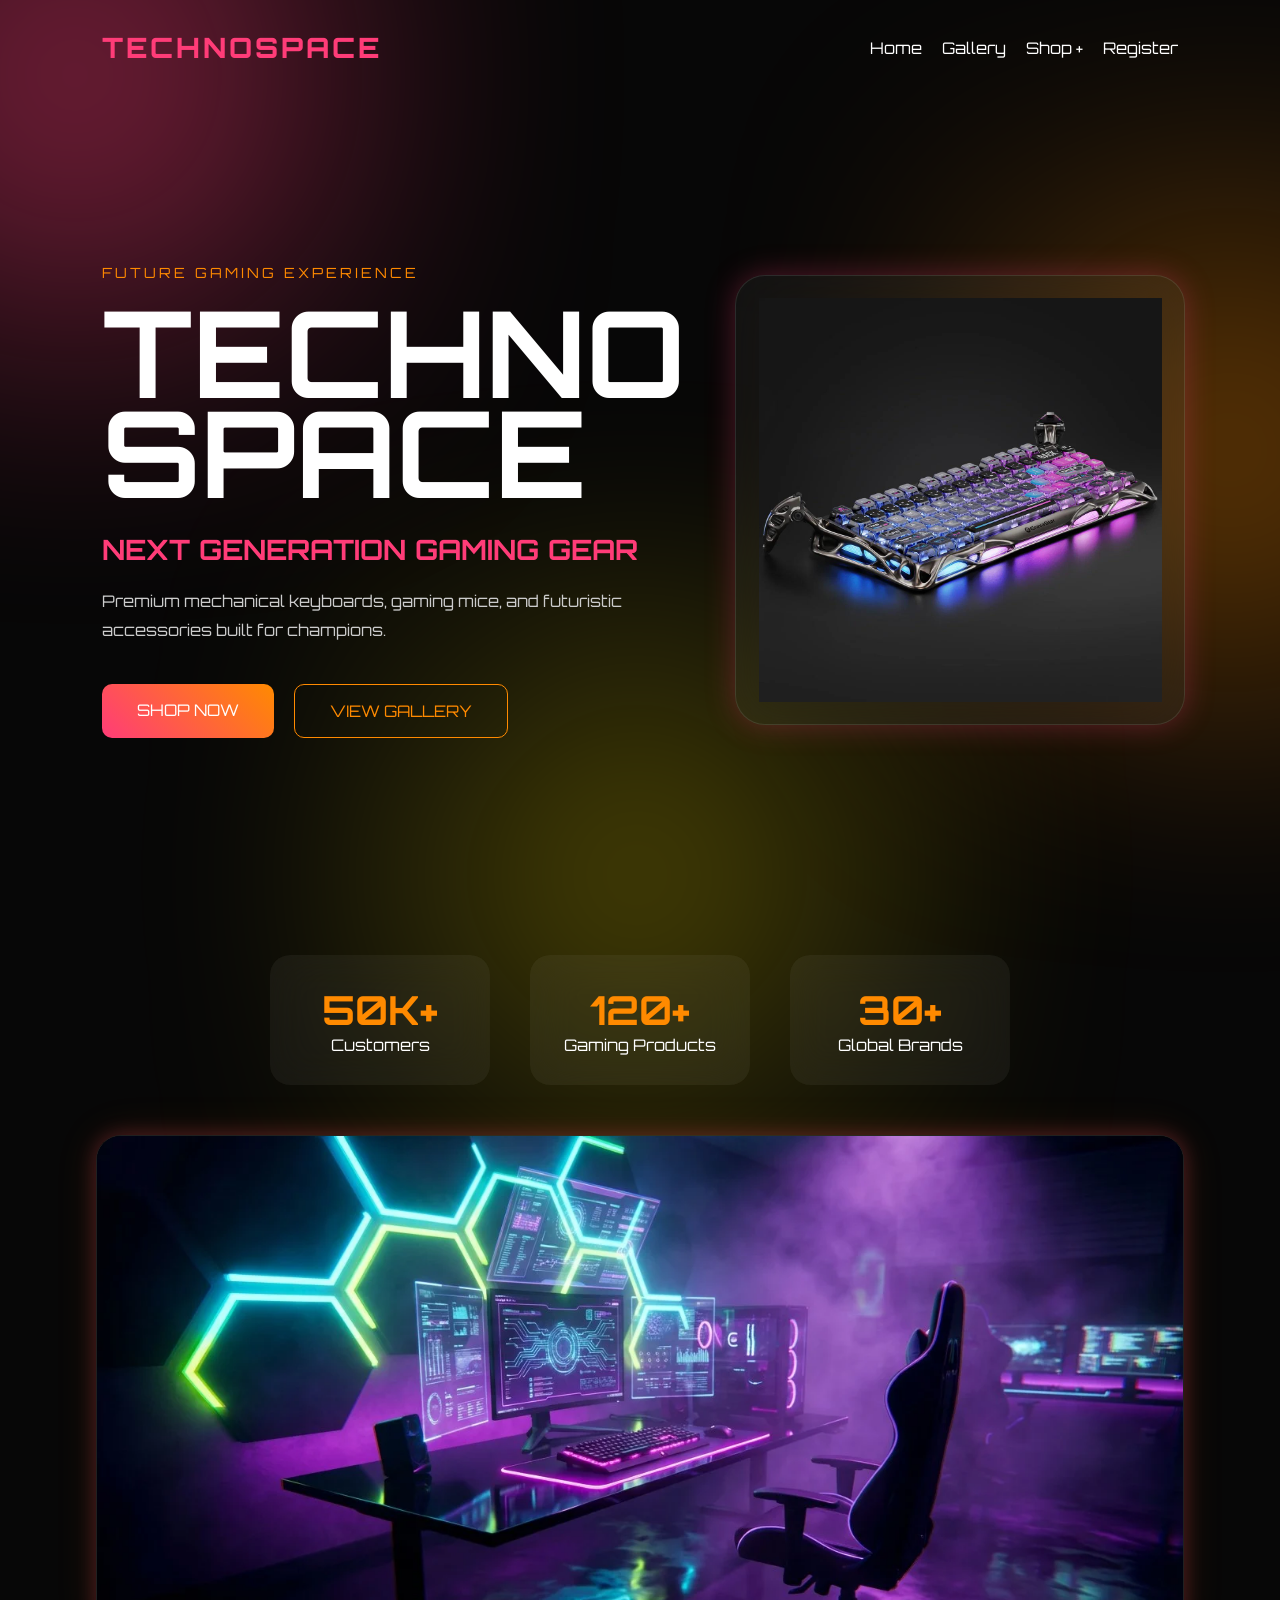
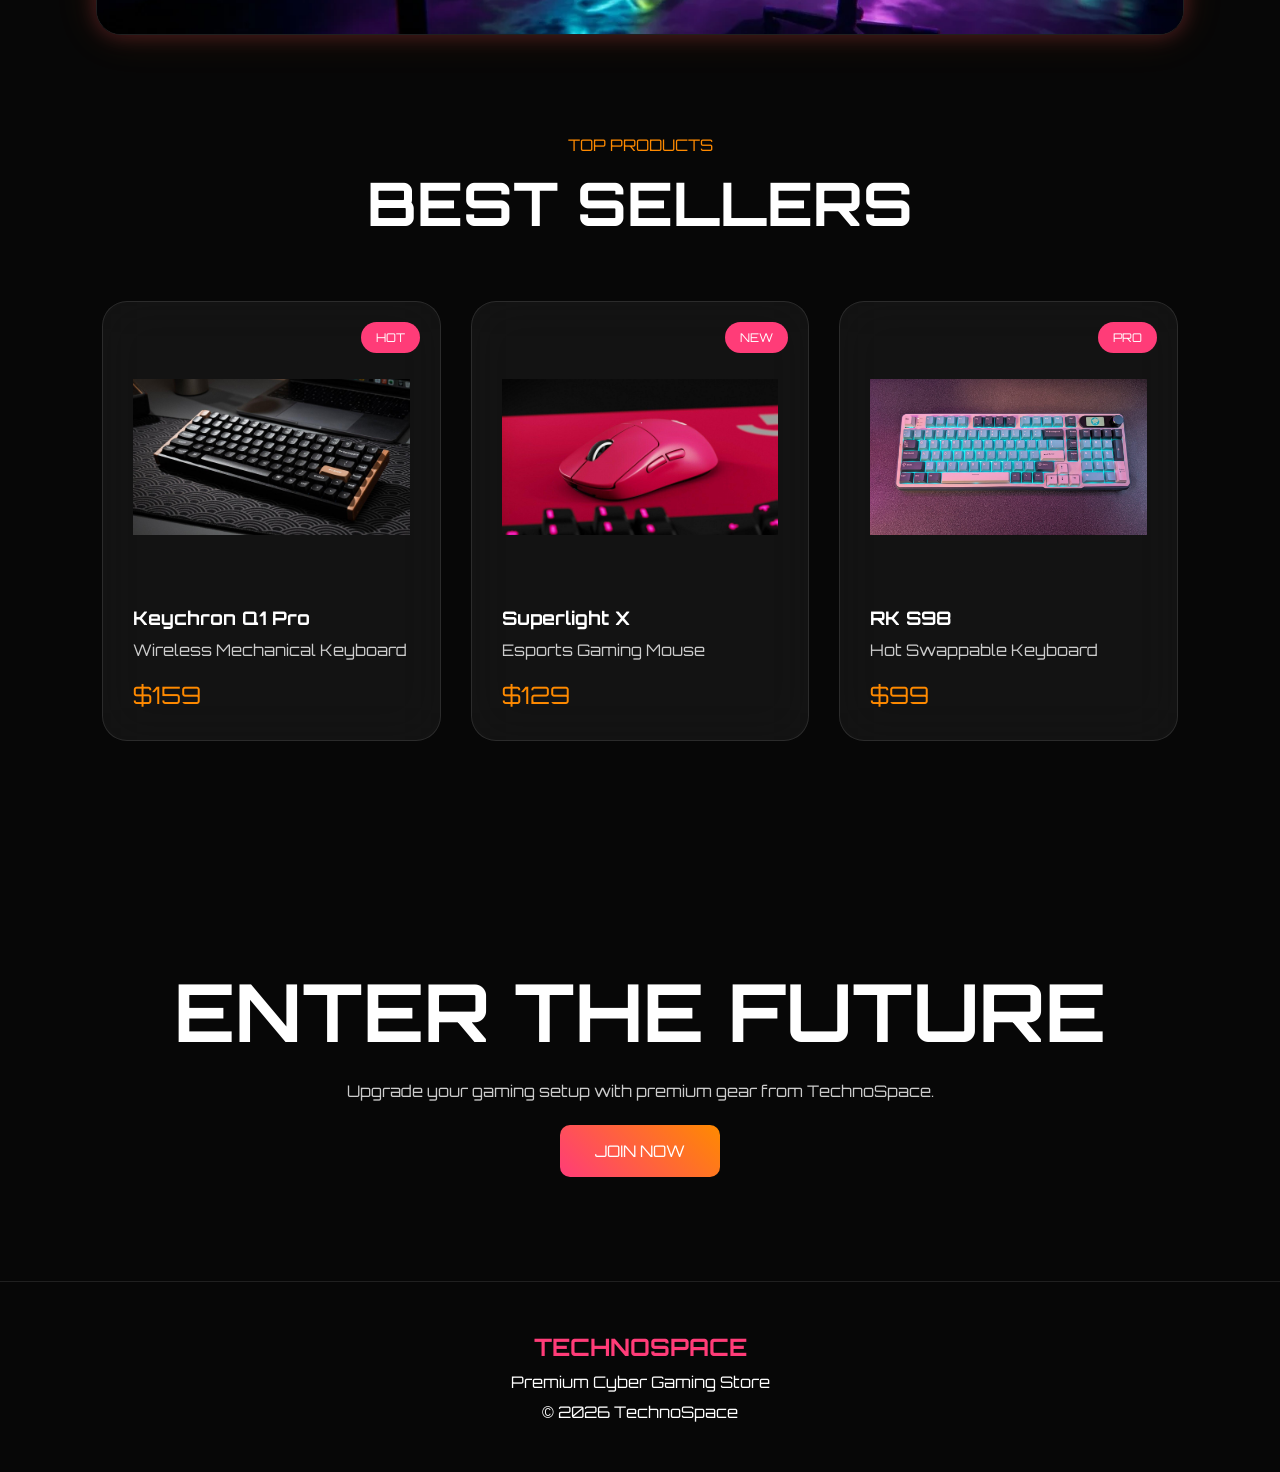
<file: index.html>
<!doctype html>
<html lang="en">
  <head>
    <meta charset="UTF-8" />

    <meta name="viewport" content="width=device-width, initial-scale=1.0" />

    <title>TechnoSpace</title>

    <link rel="stylesheet" href="style.css" />

    <link
      href="https://fonts.googleapis.com/css2?family=Orbitron:wght@400;500;700;800&display=swap"
      rel="stylesheet"
    />

    <script src="https://code.jquery.com/jquery-3.6.0.min.js"></script>
  </head>

  <body>
    <!-- BACKGROUND GLOW -->

    <div class="glow glow-1"></div>
    <div class="glow glow-2"></div>
    <div class="glow glow-3"></div>

    <!-- NAVBAR -->

    <header>
      <nav class="navbar">
        <div class="logo">TECHNOSPACE</div>

        <ul class="nav-links">
          <li>
            <a href="index.html">Home</a>
          </li>

          <li>
            <a href="gallery.html">Gallery</a>
          </li>

          <li class="dropdown">
            <a href="#"> Shop + </a>

            <ul class="dropdown-content">
              <li>
                <a href="keyboards.html"> Keyboards </a>
              </li>

              <li>
                <a href="mouse.html"> Mouse </a>
              </li>
            </ul>
          </li>

          <li>
            <a href="register.html"> Register </a>
          </li>
        </ul>
      </nav>
    </header>

    <!-- HERO -->

    <section class="hero">
      <div class="hero-left">
        <span class="hero-tag"> FUTURE GAMING EXPERIENCE </span>

        <h1>
          TECHNO

          <br />

          SPACE
        </h1>

        <h2>NEXT GENERATION GAMING GEAR</h2>

        <p>
          Premium mechanical keyboards, gaming mice, and futuristic accessories
          built for champions.
        </p>

        <div class="hero-buttons">
          <a href="keyboards.html" class="btn-primary"> SHOP NOW </a>

          <a href="gallery.html" class="btn-secondary"> VIEW GALLERY </a>
        </div>
      </div>

      <div class="hero-right">
        <div class="hero-card">
          <img src="keyboard-hero.png.jpg" alt="Gaming Keyboard" />
        </div>
      </div>
    </section>

    <!-- STATS -->

    <section class="stats">
      <div class="stat-box">
        <h3>50K+</h3>

        <p>Customers</p>
      </div>

      <div class="stat-box">
        <h3>120+</h3>

        <p>Gaming Products</p>
      </div>

      <div class="stat-box">
        <h3>30+</h3>

        <p>Global Brands</p>
      </div>
    </section>

    <!-- SLIDER -->

    <div class="slider">
      <div class="slider-track">
        <div class="slide">
          <img src="slider.webp" />
        </div>

        <div class="slide">
          <img src="slider2.jpg" />
        </div>

        <div class="slide">
          <img src="slider3.jpg" />
        </div>
      </div>
    </div>

    <!-- BEST SELLERS -->

    <section class="best-seller">
      <div class="section-header">
        <span> TOP PRODUCTS </span>

        <h2>BEST SELLERS</h2>
      </div>

      <div class="product-container">
        <div class="product-card">
          <div class="product-badge">HOT</div>

          <img src="Keychron Q1 Pro png.jpg" />

          <h3>Keychron Q1 Pro</h3>

          <p>Wireless Mechanical Keyboard</p>

          <span> $159 </span>
        </div>

        <div class="product-card">
          <div class="product-badge">NEW</div>

          <img src="mouse1.png" />

          <h3>Superlight X</h3>

          <p>Esports Gaming Mouse</p>

          <span> $129 </span>
        </div>

        <div class="product-card">
          <div class="product-badge">PRO</div>

          <img src="RK Royal Kludge S98 png.jpg" />

          <h3>RK S98</h3>

          <p>Hot Swappable Keyboard</p>

          <span> $99 </span>
        </div>
      </div>
    </section>

    <!-- CTA -->

    <section class="cta">
      <h2>ENTER THE FUTURE</h2>

      <p>Upgrade your gaming setup with premium gear from TechnoSpace.</p>

      <a href="register.html" class="btn-primary"> JOIN NOW </a>
    </section>

    <!-- FOOTER -->

    <footer>
      <h2>TECHNOSPACE</h2>

      <p>Premium Cyber Gaming Store</p>

      <p>© 2026 TechnoSpace</p>
    </footer>

    <script src="slider.js"></script>
  </body>
</html>
</file>
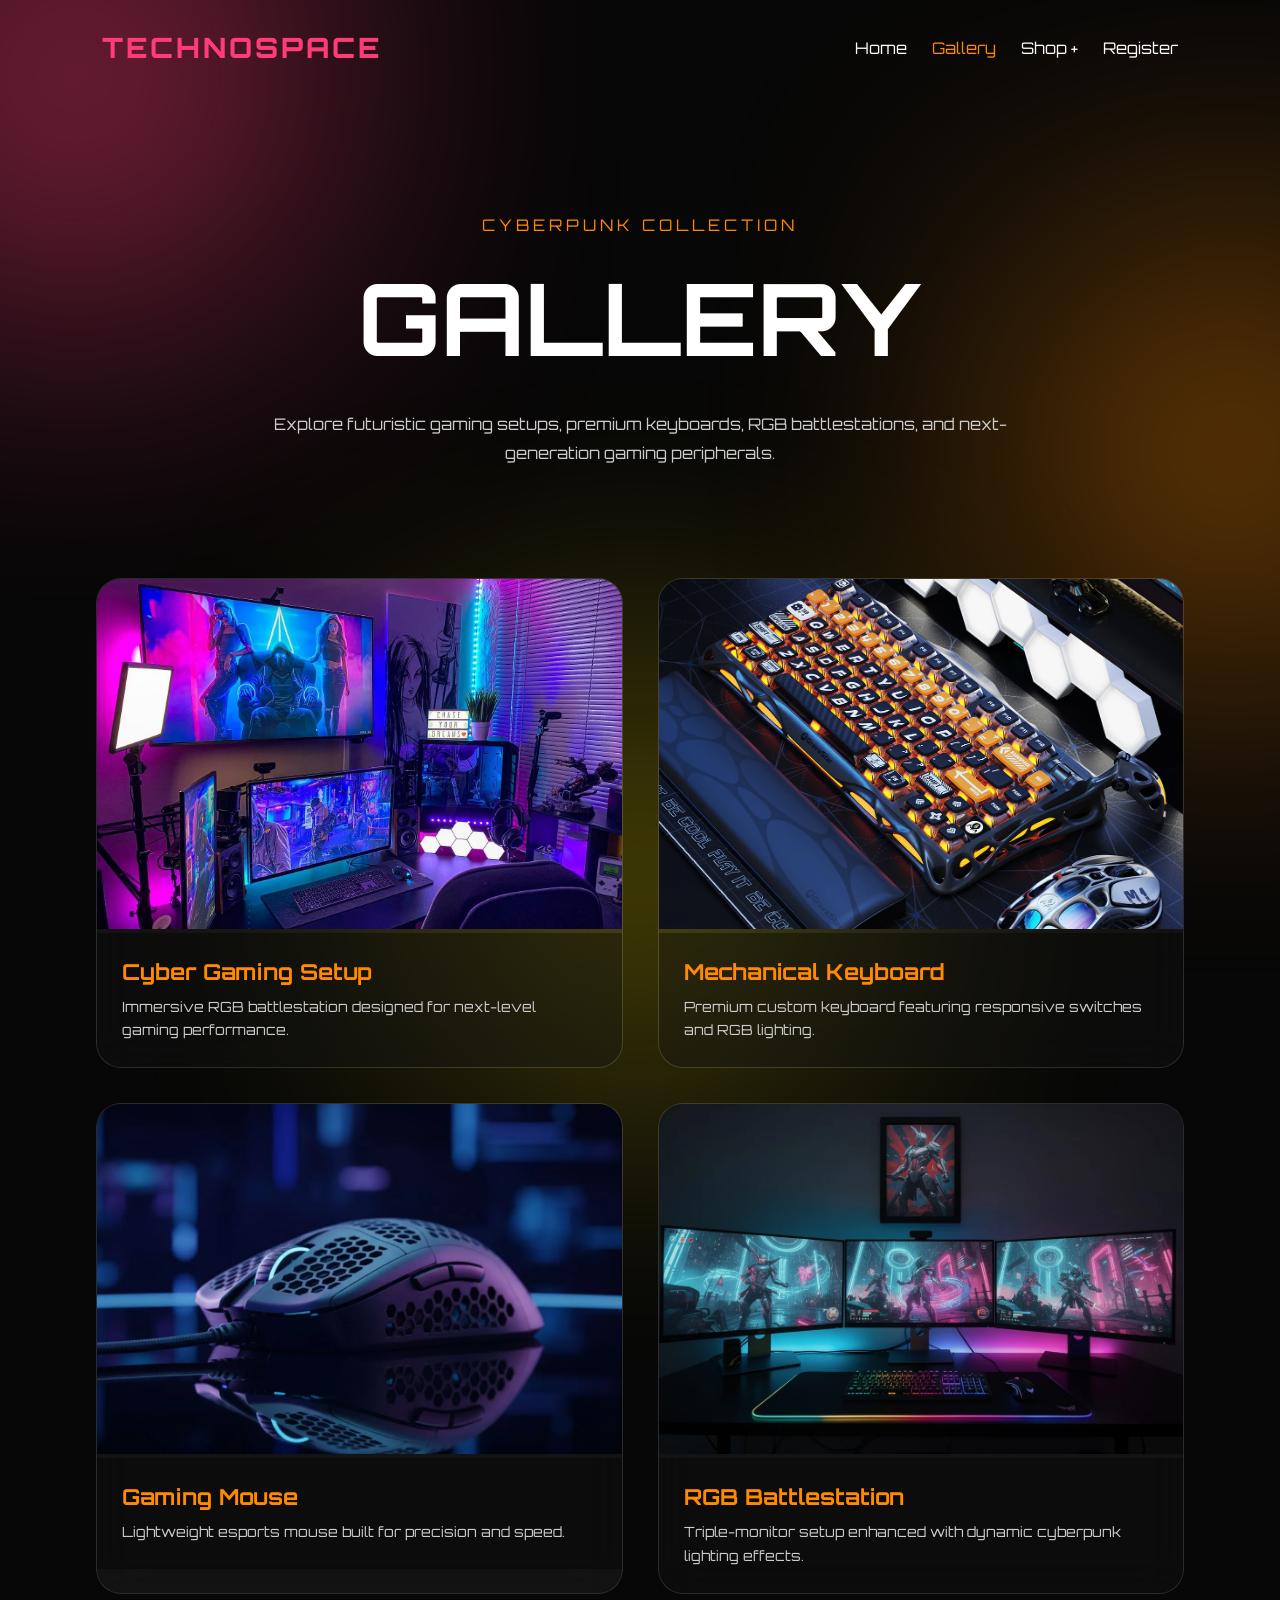
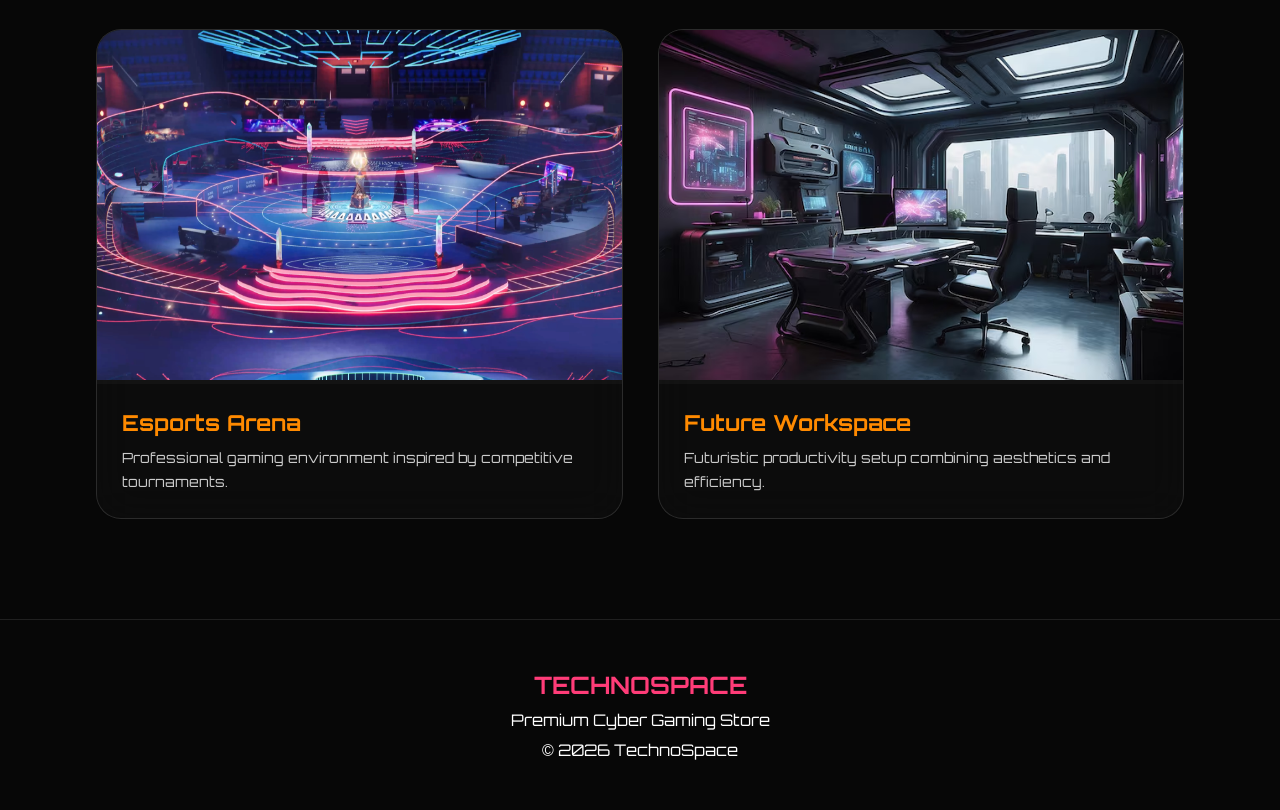
<file: gallery.html>
<!doctype html>
<html lang="en">
  <head>
    <meta charset="UTF-8" />

    <meta name="viewport" content="width=device-width, initial-scale=1.0" />

    <title>TechnoSpace Gallery</title>

    <link rel="stylesheet" href="gallery.css" />

    <link
      href="https://fonts.googleapis.com/css2?family=Orbitron:wght@400;500;700;800&display=swap"
      rel="stylesheet"
    />
  </head>

  <body>
    <div class="glow glow-1"></div>
    <div class="glow glow-2"></div>
    <div class="glow glow-3"></div>

    <header>
      <nav class="navbar">
        <div class="logo">TECHNOSPACE</div>

        <ul class="nav-links">
          <li>
            <a href="index.html">Home</a>
          </li>

          <li>
            <a href="gallery.html" class="active"> Gallery </a>
          </li>

          <li class="dropdown">
            <a href="#"> Shop + </a>

            <ul class="dropdown-content">
              <li>
                <a href="keyboards.html"> Keyboards </a>
              </li>

              <li>
                <a href="mouse.html"> Mouse </a>
              </li>
            </ul>
          </li>

          <li>
            <a href="register.html"> Register </a>
          </li>
        </ul>
      </nav>
    </header>

    <section class="gallery-hero">
      <span>CYBERPUNK COLLECTION</span>

      <h1>GALLERY</h1>

      <p>
        Explore futuristic gaming setups, premium keyboards, RGB battlestations,
        and next-generation gaming peripherals.
      </p>
    </section>

    <section class="gallery-grid">
      <div class="gallery-card">
        <img src="gallery1.jpg" alt="Cyber Gaming Setup" />

        <div class="gallery-content">
          <h3>Cyber Gaming Setup</h3>

          <p>
            Immersive RGB battlestation designed for next-level gaming
            performance.
          </p>
        </div>
      </div>

      <div class="gallery-card">
        <img src="gallery2.webp" alt="Mechanical Keyboard" />

        <div class="gallery-content">
          <h3>Mechanical Keyboard</h3>

          <p>
            Premium custom keyboard featuring responsive switches and RGB
            lighting.
          </p>
        </div>
      </div>

      <div class="gallery-card">
        <img src="gallery3.webp" alt="Gaming Mouse" />

        <div class="gallery-content">
          <h3>Gaming Mouse</h3>

          <p>Lightweight esports mouse built for precision and speed.</p>
        </div>
      </div>

      <div class="gallery-card">
        <img src="gallery4.webp" alt="RGB Battlestation" />

        <div class="gallery-content">
          <h3>RGB Battlestation</h3>

          <p>
            Triple-monitor setup enhanced with dynamic cyberpunk lighting
            effects.
          </p>
        </div>
      </div>

      <div class="gallery-card">
        <img src="gallery5.webp" alt="Esports Arena" />

        <div class="gallery-content">
          <h3>Esports Arena</h3>

          <p>
            Professional gaming environment inspired by competitive tournaments.
          </p>
        </div>
      </div>

      <div class="gallery-card">
        <img src="gallery6.avif" alt="Future Workspace" />

        <div class="gallery-content">
          <h3>Future Workspace</h3>

          <p>
            Futuristic productivity setup combining aesthetics and efficiency.
          </p>
        </div>
      </div>
    </section>

    <footer>
      <h2>TECHNOSPACE</h2>

      <p>Premium Cyber Gaming Store</p>

      <p>© 2026 TechnoSpace</p>
    </footer>
  </body>
</html>
</file>
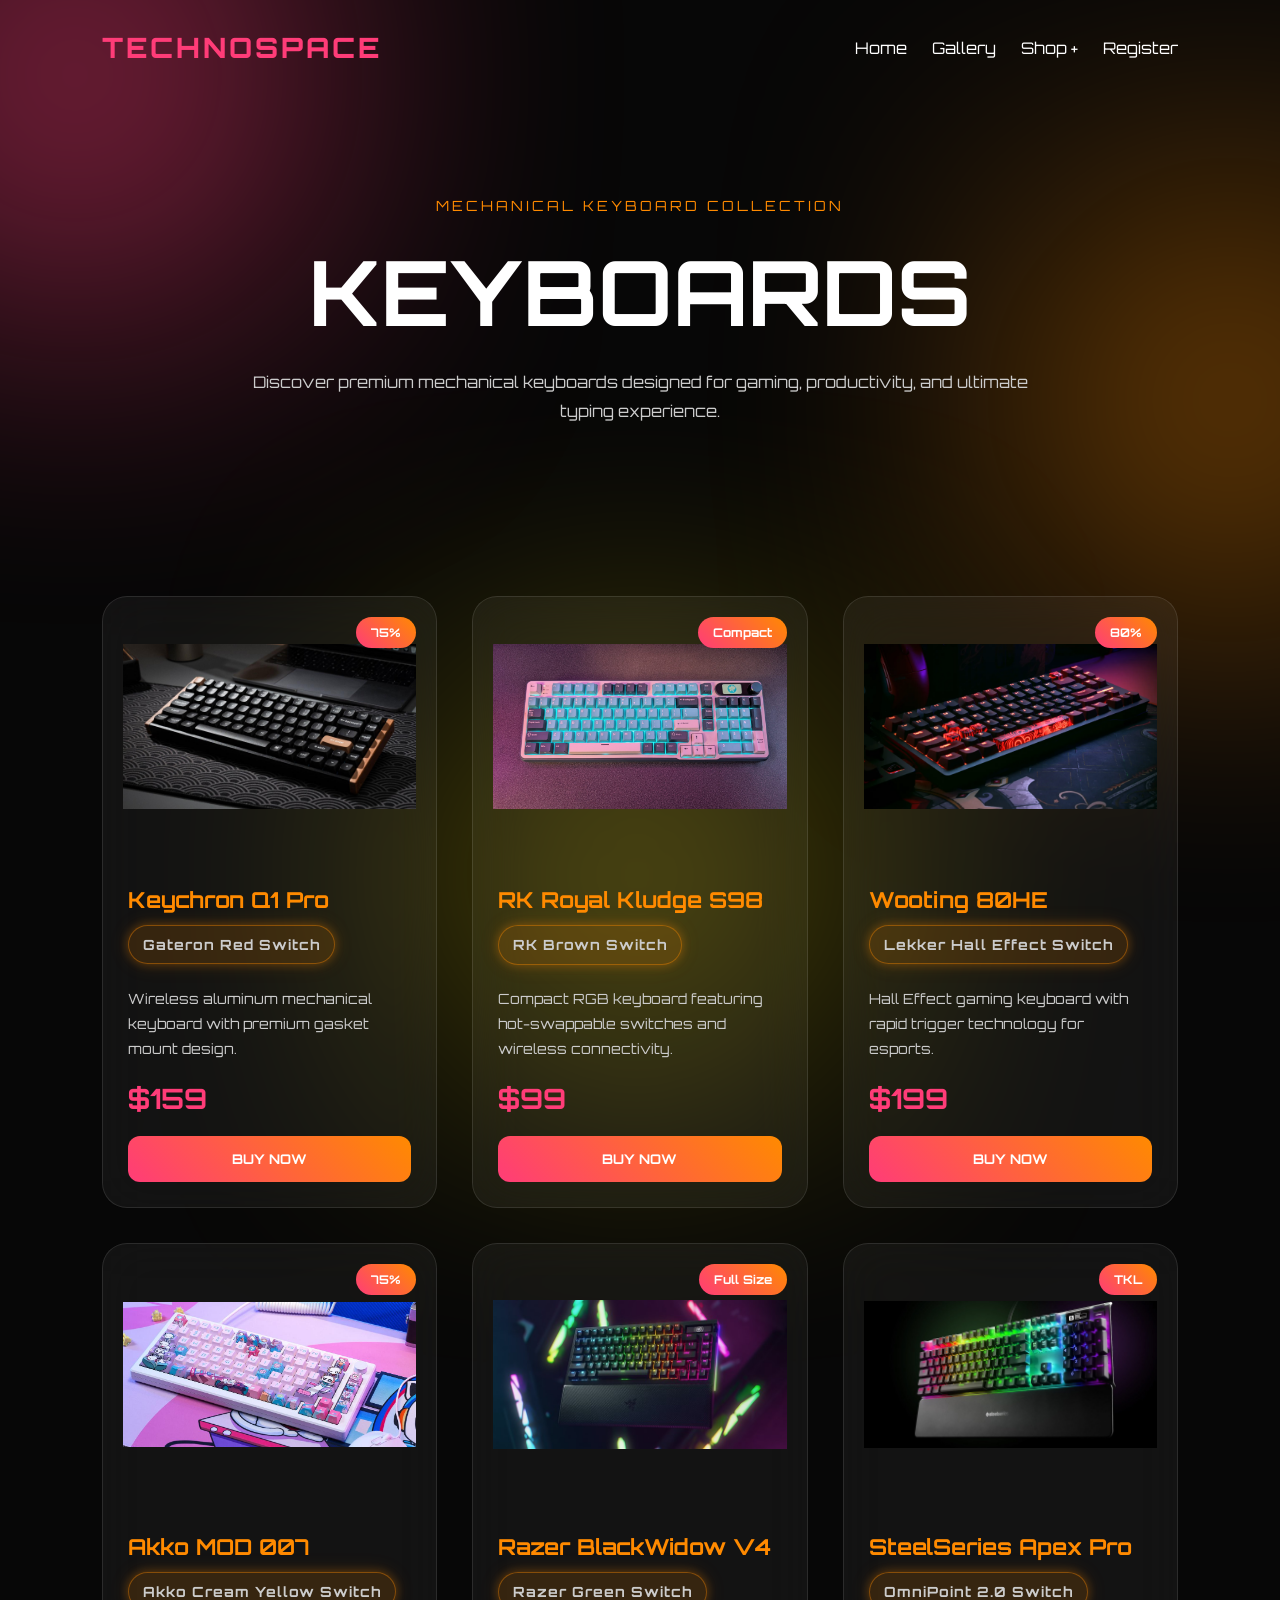
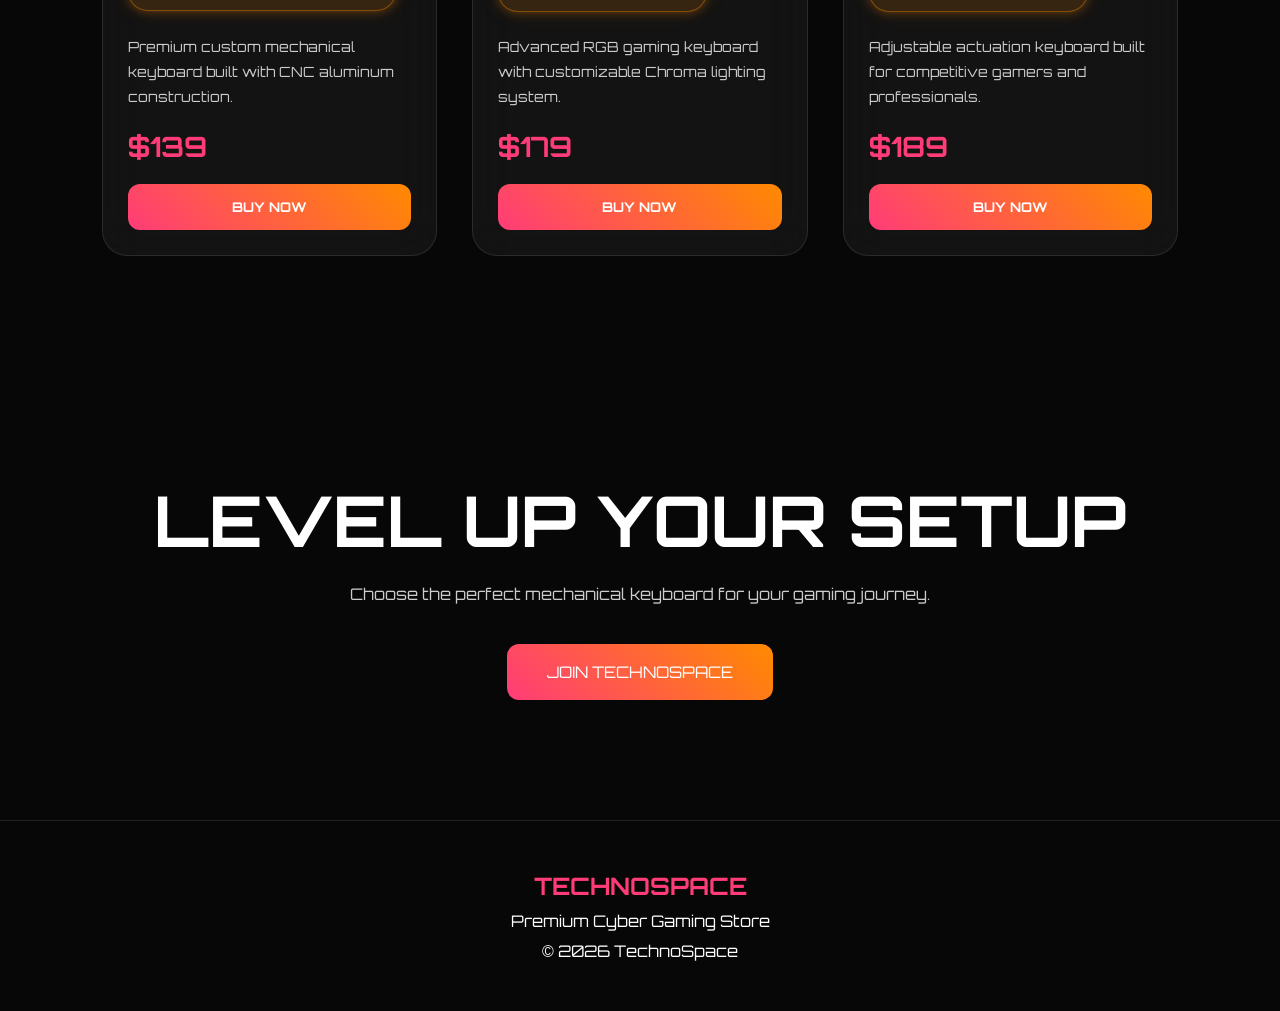
<file: keyboards.html>
<!doctype html>
<html lang="en">
  <head>
    <meta charset="UTF-8" />

    <meta name="viewport" content="width=device-width, initial-scale=1.0" />

    <title>TechnoSpace Keyboards</title>

    <link rel="stylesheet" href="keyboards.css" />

    <link
      href="https://fonts.googleapis.com/css2?family=Orbitron:wght@400;500;700;800&display=swap"
      rel="stylesheet"
    />
  </head>

  <body>
    <!-- GLOW BACKGROUND -->

    <div class="glow glow-1"></div>
    <div class="glow glow-2"></div>
    <div class="glow glow-3"></div>

    <!-- NAVBAR -->

    <header>
      <nav class="navbar">
        <div class="logo">TECHNOSPACE</div>

        <ul class="nav-links">
          <li>
            <a href="index.html">Home</a>
          </li>

          <li>
            <a href="gallery.html">Gallery</a>
          </li>

          <li class="dropdown">
            <a href="#" class="active"> Shop + </a>

            <ul class="dropdown-content">
              <li>
                <a href="keyboards.html"> Keyboards </a>
              </li>

              <li>
                <a href="mouse.html"> Mouse </a>
              </li>
            </ul>
          </li>

          <li>
            <a href="register.html"> Register </a>
          </li>
        </ul>
      </nav>
    </header>

    <!-- HERO -->

    <section class="keyboard-hero">
      <span>MECHANICAL KEYBOARD COLLECTION</span>

      <h1>KEYBOARDS</h1>

      <p>
        Discover premium mechanical keyboards designed for gaming, productivity,
        and ultimate typing experience.
      </p>
    </section>

    <!-- PRODUCTS -->

    <section class="products-section">
      <div class="product-card">
        <div class="badge">75%</div>

        <img src="Keychron Q1 Pro png.jpg" alt="Keychron Q1 Pro" />

        <div class="product-content">
          <h3>Keychron Q1 Pro</h3>

          <p class="switch-type">Gateron Red Switch</p>

          <p>
            Wireless aluminum mechanical keyboard with premium gasket mount
            design.
          </p>

          <div class="price">$159</div>

          <button>BUY NOW</button>
        </div>
      </div>

      <div class="product-card">
        <div class="badge">Compact</div>

        <img src="RK Royal Kludge S98 png.jpg" alt="RK S98" />

        <div class="product-content">
          <h3>RK Royal Kludge S98</h3>

          <p class="switch-type">RK Brown Switch</p>

          <p>
            Compact RGB keyboard featuring hot-swappable switches and wireless
            connectivity.
          </p>

          <div class="price">$99</div>

          <button>BUY NOW</button>
        </div>
      </div>

      <div class="product-card">
        <div class="badge">80%</div>

        <img src="Wooting 80HE.webp" alt="Wooting 80HE" />

        <div class="product-content">
          <h3>Wooting 80HE</h3>

          <p class="switch-type">Lekker Hall Effect Switch</p>

          <p>
            Hall Effect gaming keyboard with rapid trigger technology for
            esports.
          </p>

          <div class="price">$199</div>

          <button>BUY NOW</button>
        </div>
      </div>

      <div class="product-card">
        <div class="badge">75%</div>

        <img src="AkkoMod-007.jpg" alt="Akko MOD 007" />

        <div class="product-content">
          <h3>Akko MOD 007</h3>

          <p class="switch-type">Akko Cream Yellow Switch</p>

          <p>
            Premium custom mechanical keyboard built with CNC aluminum
            construction.
          </p>

          <div class="price">$139</div>

          <button>BUY NOW</button>
        </div>
      </div>

      <div class="product-card">
        <div class="badge">Full Size</div>

        <img src="Razer BlackWidow V4.jpg" alt="Razer BlackWidow V4" />

        <div class="product-content">
          <h3>Razer BlackWidow V4</h3>

          <p class="switch-type">Razer Green Switch</p>

          <p>
            Advanced RGB gaming keyboard with customizable Chroma lighting
            system.
          </p>

          <div class="price">$179</div>

          <button>BUY NOW</button>
        </div>
      </div>

      <div class="product-card">
        <div class="badge">TKL</div>

        <img src="SteelSeriesApexPro.jpg" alt="SteelSeries Apex Pro" />

        <div class="product-content">
          <h3>SteelSeries Apex Pro</h3>

          <p class="switch-type">OmniPoint 2.0 Switch</p>

          <p>
            Adjustable actuation keyboard built for competitive gamers and
            professionals.
          </p>

          <div class="price">$189</div>

          <button>BUY NOW</button>
        </div>
      </div>
    </section>

    <!-- CTA -->

    <section class="cta">
      <h2>LEVEL UP YOUR SETUP</h2>

      <p>Choose the perfect mechanical keyboard for your gaming journey.</p>

      <a href="register.html" class="cta-btn"> JOIN TECHNOSPACE </a>
    </section>

    <!-- FOOTER -->

    <footer>
      <h2>TECHNOSPACE</h2>

      <p>Premium Cyber Gaming Store</p>

      <p>© 2026 TechnoSpace</p>
    </footer>

    <script src="keyboards.js"></script>
  </body>
</html>
</file>
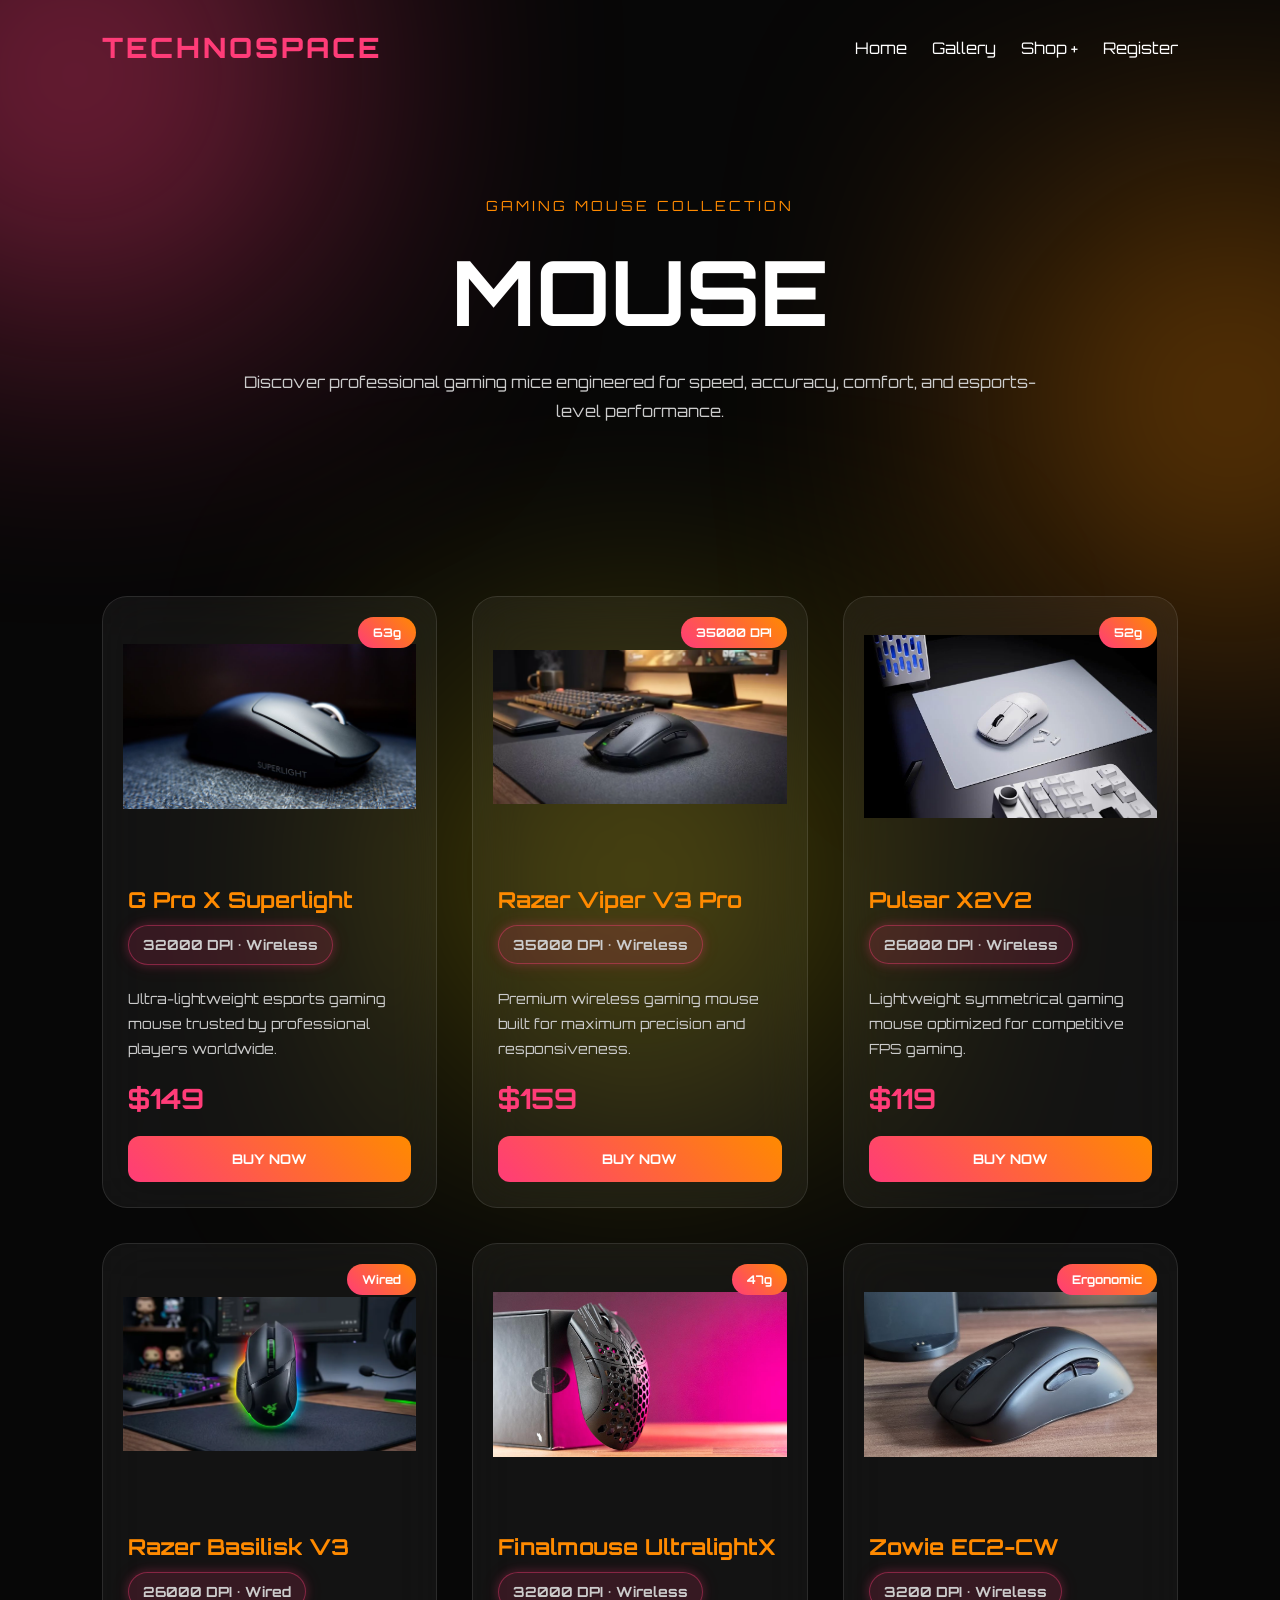
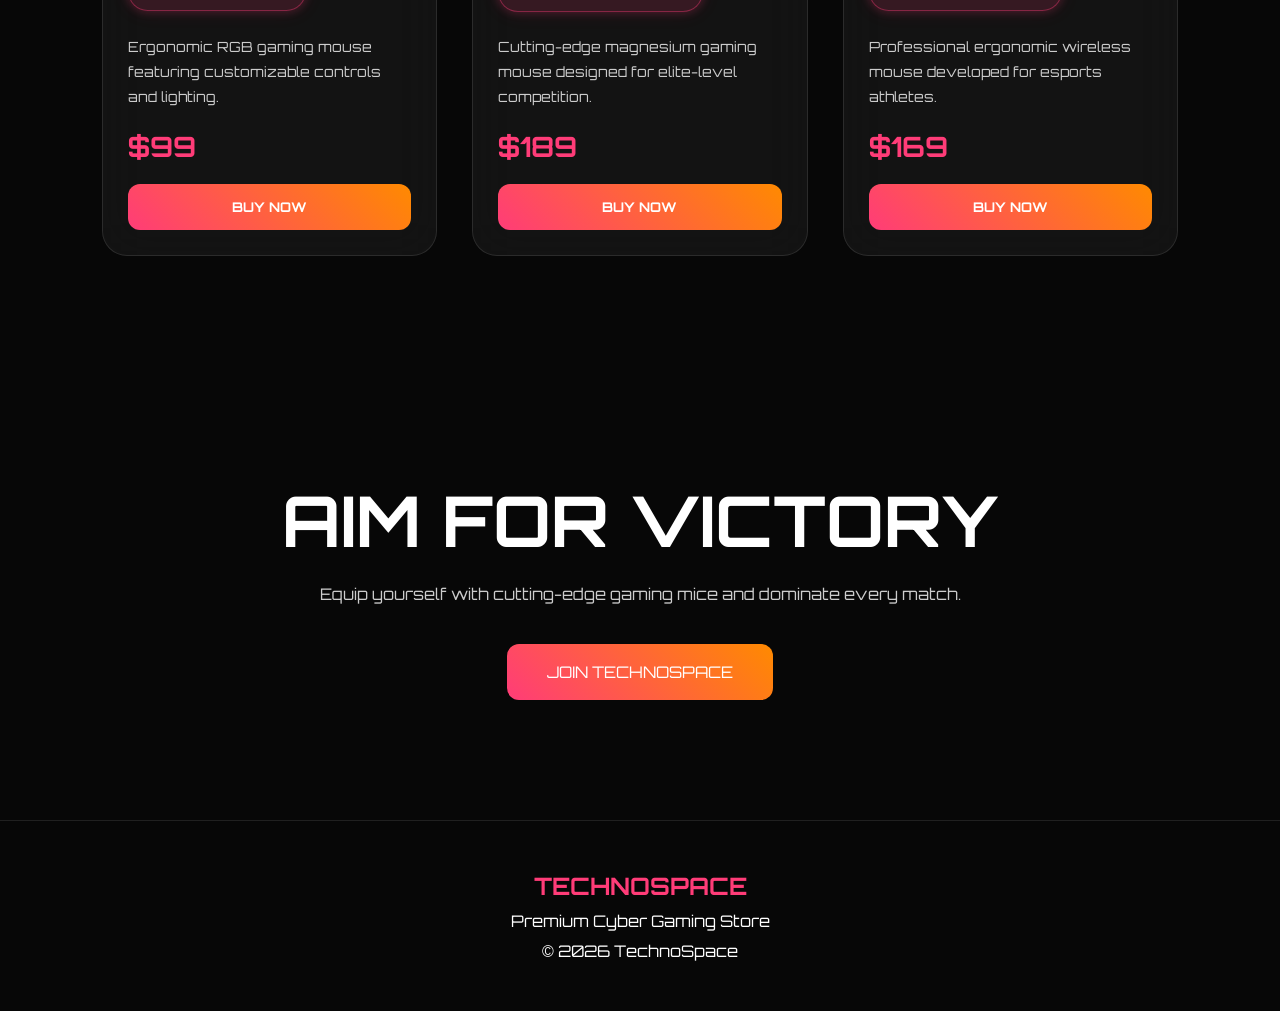
<file: mouse.html>
<!doctype html>
<html lang="en">
  <head>
    <meta charset="UTF-8" />

    <meta name="viewport" content="width=device-width, initial-scale=1.0" />

    <title>TechnoSpace Mice</title>

    <link rel="stylesheet" href="mouse.css" />

    <link
      href="https://fonts.googleapis.com/css2?family=Orbitron:wght@400;500;700;800&display=swap"
      rel="stylesheet"
    />
  </head>

  <body>
    <!-- GLOW BACKGROUND -->

    <div class="glow glow-1"></div>
    <div class="glow glow-2"></div>
    <div class="glow glow-3"></div>

    <!-- NAVBAR -->

    <header>
      <nav class="navbar">
        <div class="logo">TECHNOSPACE</div>

        <ul class="nav-links">
          <li>
            <a href="index.html">Home</a>
          </li>

          <li>
            <a href="gallery.html">Gallery</a>
          </li>

          <li class="dropdown">
            <a href="#" class="active"> Shop + </a>

            <ul class="dropdown-content">
              <li>
                <a href="keyboards.html"> Keyboards </a>
              </li>

              <li>
                <a href="mouse.html"> Mouse </a>
              </li>
            </ul>
          </li>

          <li>
            <a href="register.html"> Register </a>
          </li>
        </ul>
      </nav>
    </header>

    <!-- HERO -->

    <section class="mouse-hero">
      <span>GAMING MOUSE COLLECTION</span>

      <h1>MOUSE</h1>

      <p>
        Discover professional gaming mice engineered for speed, accuracy,
        comfort, and esports-level performance.
      </p>
    </section>

    <!-- PRODUCTS -->

    <section class="products-section">
      <div class="product-card">
        <div class="badge">63g</div>

        <img src="Gproxsuperlight.jpg" alt="Logitech G Pro X Superlight" />

        <div class="product-content">
          <h3>G Pro X Superlight</h3>

          <p class="spec-type">32000 DPI • Wireless</p>

          <p>
            Ultra-lightweight esports gaming mouse trusted by professional
            players worldwide.
          </p>

          <div class="price">$149</div>

          <button>BUY NOW</button>
        </div>
      </div>

      <div class="product-card">
        <div class="badge">35000 DPI</div>

        <img src="razer-viper-v3-pro.webp" alt="Razer Viper V3 Pro" />

        <div class="product-content">
          <h3>Razer Viper V3 Pro</h3>

          <p class="spec-type">35000 DPI • Wireless</p>

          <p>
            Premium wireless gaming mouse built for maximum precision and
            responsiveness.
          </p>

          <div class="price">$159</div>

          <button>BUY NOW</button>
        </div>
      </div>

      <div class="product-card">
        <div class="badge">52g</div>

        <img src="Pulsar X2V2.jpg" alt="Pulsar X2V2" />

        <div class="product-content">
          <h3>Pulsar X2V2</h3>

          <p class="spec-type">26000 DPI • Wireless</p>

          <p>
            Lightweight symmetrical gaming mouse optimized for competitive FPS
            gaming.
          </p>

          <div class="price">$119</div>

          <button>BUY NOW</button>
        </div>
      </div>

      <div class="product-card">
        <div class="badge">Wired</div>

        <img src="Razer Basilisk V3.webp" alt="Razer Basilisk V3" />

        <div class="product-content">
          <h3>Razer Basilisk V3</h3>

          <p class="spec-type">26000 DPI • Wired</p>

          <p>
            Ergonomic RGB gaming mouse featuring customizable controls and
            lighting.
          </p>

          <div class="price">$99</div>

          <button>BUY NOW</button>
        </div>
      </div>

      <div class="product-card">
        <div class="badge">47g</div>

        <img src="Finalmouse UltralightX.jpg" alt="Finalmouse UltralightX" />

        <div class="product-content">
          <h3>Finalmouse UltralightX</h3>

          <p class="spec-type">32000 DPI • Wireless</p>

          <p>
            Cutting-edge magnesium gaming mouse designed for elite-level
            competition.
          </p>

          <div class="price">$189</div>

          <button>BUY NOW</button>
        </div>
      </div>

      <div class="product-card">
        <div class="badge">Ergonomic</div>

        <img src="Zowie EC2-CW.jpg" alt="Zowie EC2-CW" />

        <div class="product-content">
          <h3>Zowie EC2-CW</h3>

          <p class="spec-type">3200 DPI • Wireless</p>

          <p>
            Professional ergonomic wireless mouse developed for esports
            athletes.
          </p>

          <div class="price">$169</div>

          <button>BUY NOW</button>
        </div>
      </div>
    </section>

    <!-- CTA -->

    <section class="cta">
      <h2>AIM FOR VICTORY</h2>

      <p>
        Equip yourself with cutting-edge gaming mice and dominate every match.
      </p>

      <a href="register.html" class="cta-btn"> JOIN TECHNOSPACE </a>
    </section>

    <!-- FOOTER -->

    <footer>
      <h2>TECHNOSPACE</h2>

      <p>Premium Cyber Gaming Store</p>

      <p>© 2026 TechnoSpace</p>
    </footer>

    <script src="mouse.js"></script>
  </body>
</html>
</file>
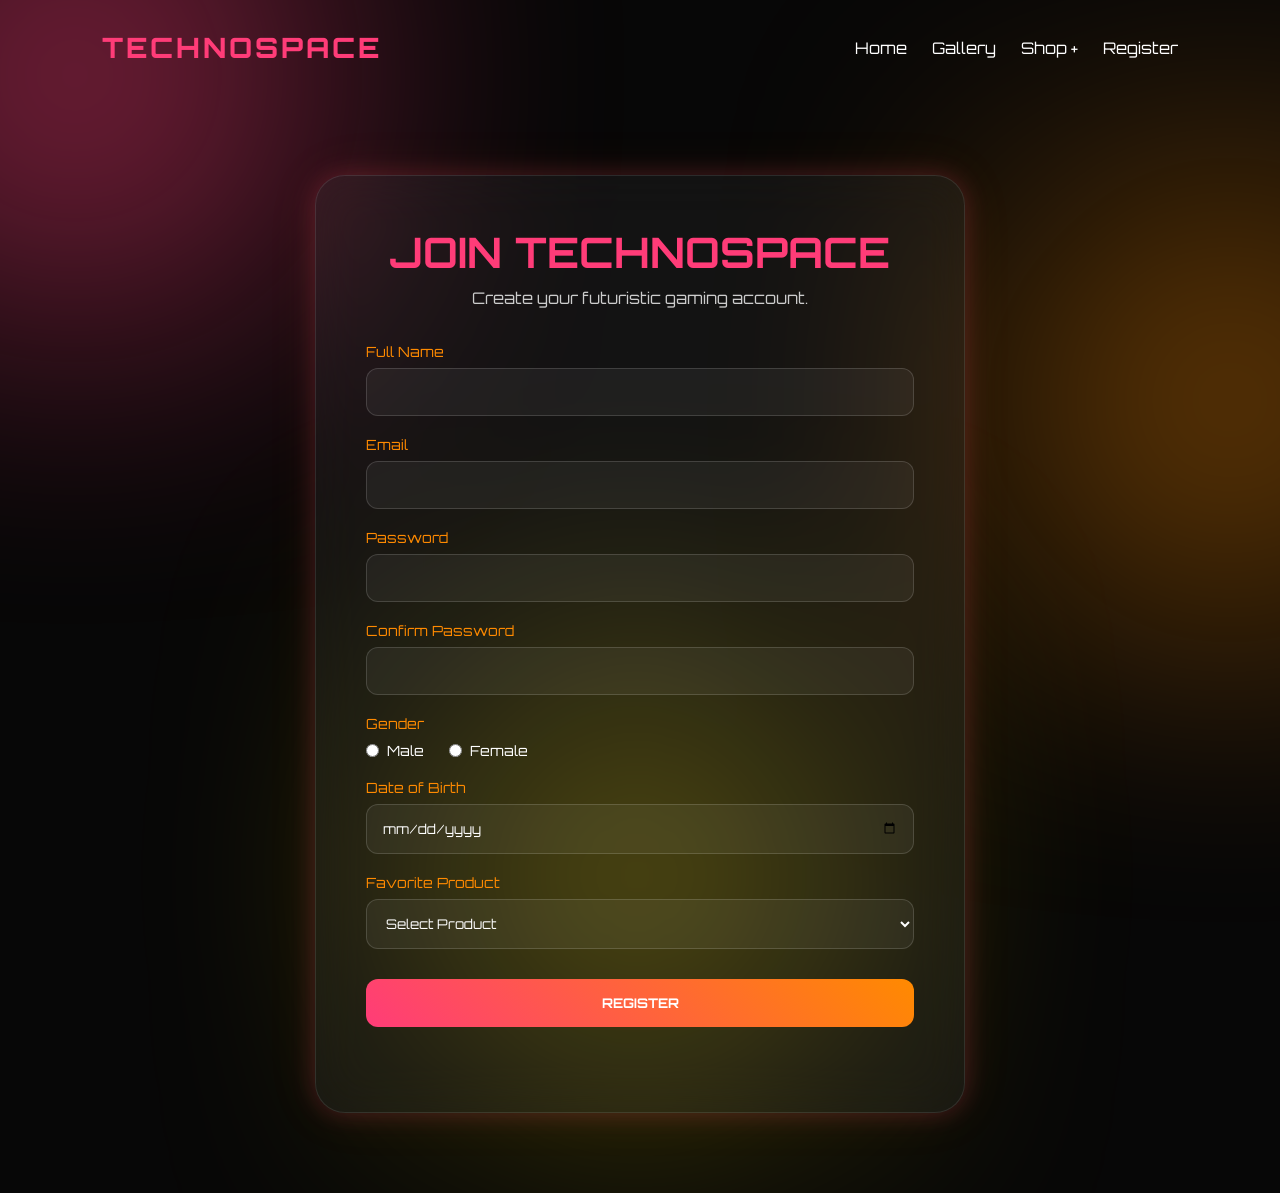
<file: register.html>
<!doctype html>
<html lang="en">
  <head>
    <meta charset="UTF-8" />

    <meta name="viewport" content="width=device-width, initial-scale=1.0" />

    <title>TechnoSpace Register</title>

    <link rel="stylesheet" href="register.css" />

    <link
      href="https://fonts.googleapis.com/css2?family=Orbitron:wght@400;500;700;800&display=swap"
      rel="stylesheet"
    />
  </head>

  <body>
    <div class="glow glow-1"></div>
    <div class="glow glow-2"></div>
    <div class="glow glow-3"></div>

    <header>
      <nav class="navbar">
        <div class="logo">TECHNOSPACE</div>

        <ul class="nav-links">
          <li><a href="index.html">Home</a></li>

          <li><a href="gallery.html">Gallery</a></li>

          <li class="dropdown">
            <a href="#">Shop +</a>

            <ul class="dropdown-content">
              <li><a href="keyboards.html">Keyboards</a></li>

              <li><a href="mouse.html">Mouse</a></li>
            </ul>
          </li>

          <li>
            <a href="register.html" class="active"> Register </a>
          </li>
        </ul>
      </nav>
    </header>

    <section class="register-section">
      <form id="registerForm" class="register-box">
        <h1>JOIN TECHNOSPACE</h1>

        <p>Create your futuristic gaming account.</p>

        <label>Full Name</label>
        <input type="text" id="fullname" />

        <label>Email</label>
        <input type="email" id="email" />

        <label>Password</label>
        <input type="password" id="password" />

        <label>Confirm Password</label>
        <input type="password" id="confirmPassword" />

        <label>Gender</label>

        <div class="radio-group">
          <label>
            <input type="radio" name="gender" value="Male" />
            Male
          </label>

          <label>
            <input type="radio" name="gender" value="Female" />
            Female
          </label>
        </div>

        <label>Date of Birth</label>
        <input type="date" id="dob" />

        <label>Favorite Product</label>

        <select id="product">
          <option value="">Select Product</option>

          <option>Mechanical Keyboard</option>

          <option>Gaming Mouse</option>
        </select>

        <button type="submit">REGISTER</button>

        <p id="error-message"></p>
      </form>
    </section>

    <script src="register.js"></script>
  </body>
</html>
</file>
<file: style.css>
/* RESET */

* {
  margin: 0;
  padding: 0;
  box-sizing: border-box;
}

body {
  font-family: "Orbitron", sans-serif;
  background: #070707;
  color: white;
  overflow-x: hidden;
  position: relative;
}

/* GLOW BACKGROUND */

.glow {
  position: fixed;
  border-radius: 50%;
  filter: blur(150px);
  z-index: -1;
}

.glow-1 {
  width: 350px;
  height: 350px;
  background: #ff3c78;
  top: -100px;
  left: -100px;
}

.glow-2 {
  width: 300px;
  height: 300px;
  background: #ff8a00;
  top: 300px;
  right: -100px;
}

.glow-3 {
  width: 250px;
  height: 250px;
  background: #ffe600;
  bottom: -100px;
  left: 40%;
}

/* NAVBAR */

.navbar {
  display: flex;
  justify-content: space-between;
  align-items: center;
  padding: 30px 8%;
  position: relative;
  z-index: 100;
}

.logo {
  font-size: 28px;
  font-weight: 800;
  color: #ff3c78;
  letter-spacing: 3px;
}

.nav-links {
  display: flex;
  list-style: none;
  gap: 20px;
}

.nav-links li {
  position: relative;
}

.nav-links a {
  color: white;
  text-decoration: none;
  transition: 0.3s;
}

.nav-links a:hover {
  color: #ff8a00;
}

/* DROPDOWN */

.dropdown {
  position: relative;
}

.dropdown-content {
  display: none;

  position: absolute;

  top: 100%;

  left: 0;

  min-width: 180px;

  background: rgba(255, 255, 255, 0.05);

  backdrop-filter: blur(20px);

  border: 1px solid rgba(255, 255, 255, 0.1);

  border-radius: 10px;

  padding: 10px 0;

  z-index: 999;
}

.dropdown-content li {
  list-style: none;
}

.dropdown-content a {
  display: block;
  padding: 12px 20px;
}

.dropdown:hover .dropdown-content {
  display: block;
}

/* HERO */

.hero {
  min-height: 90vh;
  display: flex;
  align-items: center;
  justify-content: space-between;
  padding: 80px 8%;
  gap: 50px;
}

.hero-left {
  flex: 1;
}

.hero-tag {
  color: #ff8a00;
  font-size: 14px;
  letter-spacing: 3px;
}

.hero h1 {
  font-size: 120px;
  line-height: 100px;
  margin-top: 20px;
  color: white;
}

.hero h2 {
  margin-top: 30px;
  font-size: 28px;
  color: #ff3c78;
}

.hero p {
  margin-top: 20px;
  max-width: 600px;
  color: #cccccc;
  line-height: 1.8;
}

.hero-buttons {
  margin-top: 40px;
  display: flex;
  gap: 20px;
}

/* BUTTON */

.btn-primary {
  text-decoration: none;
  padding: 16px 35px;
  background: linear-gradient(45deg, #ff3c78, #ff8a00);

  color: white;
  border-radius: 10px;
  transition: 0.4s;
}

.btn-primary:hover {
  transform: translateY(-5px);
  box-shadow:
    0 0 20px #ff3c78,
    0 0 50px #ff3c78;
}

.btn-secondary {
  text-decoration: none;
  padding: 16px 35px;
  border: 1px solid #ff8a00;
  color: #ff8a00;
  border-radius: 10px;
  transition: 0.4s;
}

.btn-secondary:hover {
  background: #ff8a00;
  color: black;
}

/* HERO CARD */

.hero-right {
  flex: 1;
  display: flex;
  justify-content: center;
}

.hero-card {
  width: 450px;
  height: 450px;

  background: rgba(255, 255, 255, 0.05);

  backdrop-filter: blur(30px);

  border: 1px solid rgba(255, 255, 255, 0.1);

  border-radius: 30px;

  display: flex;
  justify-content: center;
  align-items: center;

  box-shadow: 0 0 30px rgba(255, 60, 120, 0.3);
}

.hero-card img {
  width: 90%;
}

/* STATS */

.stats {
  display: flex;
  justify-content: center;
  gap: 40px;
  padding: 50px 8%;
  flex-wrap: wrap;
}

.stat-box {
  width: 220px;
  text-align: center;

  background: rgba(255, 255, 255, 0.05);

  backdrop-filter: blur(20px);

  padding: 30px;

  border-radius: 20px;
}

.stat-box h3 {
  color: #ff8a00;
  font-size: 40px;
}

/* SLIDER */

.slider {
  width: 85%;
  max-width: 1200px;

  height: 500px;

  margin: 0 auto;

  overflow: hidden;

  border-radius: 25px;

  border: 1px solid rgba(255, 255, 255, 0.1);

  box-shadow:
    0 0 20px rgba(255, 60, 120, 0.25),
    0 0 40px rgba(255, 138, 0, 0.15);
}

.slide img {
  width: 100%;

  height: 100%;

  object-fit: contain;

  display: block;

  background: #070707;
}

/* SECTION HEADER */

.section-header {
  text-align: center;
  margin-bottom: 60px;
}

.section-header span {
  color: #ff8a00;
}

.section-header h2 {
  font-size: 60px;
  margin-top: 10px;
}

/* PRODUCTS */

.best-seller {
  padding: 100px 8%;
}

.product-container {
  display: grid;
  grid-template-columns: repeat(auto-fit, minmax(300px, 1fr));

  gap: 30px;
}

.product-card {
  background: rgba(255, 255, 255, 0.05);

  backdrop-filter: blur(25px);

  border: 1px solid rgba(255, 255, 255, 0.1);

  padding: 30px;

  border-radius: 25px;

  position: relative;

  transition: 0.4s;
}

.product-card:hover {
  transform: translateY(-10px);

  box-shadow: 0 0 30px rgba(255, 60, 120, 0.4);
}

.product-card img {
  width: 100%;
  height: 250px;
  object-fit: contain;
}

.product-card h3 {
  margin-top: 20px;
}

.product-card p {
  margin-top: 10px;
  color: #cccccc;
}

.product-card span {
  display: block;
  margin-top: 20px;
  color: #ff8a00;
  font-size: 24px;
}

.product-badge {
  position: absolute;

  top: 20px;
  right: 20px;

  background: #ff3c78;

  padding: 8px 15px;

  border-radius: 20px;

  font-size: 12px;
}

/* CTA */

.cta {
  text-align: center;
  padding: 120px 8%;
}

.cta h2 {
  font-size: 80px;
}

.cta p {
  margin-top: 20px;
  margin-bottom: 40px;
  color: #cccccc;
}

/* FOOTER */

footer {
  text-align: center;
  padding: 50px;
  border-top: 1px solid rgba(255, 255, 255, 0.1);
}

footer h2 {
  color: #ff3c78;
}

footer p {
  margin-top: 10px;
}

/* RESPONSIVE */

@media screen and (max-width: 800px) {
  .navbar {
    flex-direction: column;
    gap: 20px;
  }

  .nav-links {
    flex-direction: column;
    text-align: center;
  }

  .hero {
    flex-direction: column;
    text-align: center;
  }

  .hero h1 {
    font-size: 70px;
    line-height: 70px;
  }

  .hero-card {
    width: 100%;
    height: auto;
    padding: 20px;
  }

  .slide img {
    height: 300px;
  }

  .cta h2 {
    font-size: 40px;
  }
}
</file>
<file: gallery.css>
/* RESET */

* {
  margin: 0;
  padding: 0;
  box-sizing: border-box;
}

body {
  font-family: "Orbitron", sans-serif;

  background: #070707;

  color: white;

  overflow-x: hidden;

  position: relative;
}

/* GLOW */

.glow {
  position: fixed;

  border-radius: 50%;

  filter: blur(150px);

  z-index: -1;
}

.glow-1 {
  width: 350px;
  height: 350px;

  background: #ff3c78;

  top: -100px;
  left: -100px;
}

.glow-2 {
  width: 300px;
  height: 300px;

  background: #ff8a00;

  top: 300px;
  right: -100px;
}

.glow-3 {
  width: 250px;
  height: 250px;

  background: #ffe600;

  bottom: -100px;
  left: 40%;
}

/* NAVBAR */

.navbar {
  display: flex;

  justify-content: space-between;

  align-items: center;

  padding: 30px 8%;
}

.logo {
  font-size: 28px;

  font-weight: 800;

  color: #ff3c78;

  letter-spacing: 3px;
}

.nav-links {
  display: flex;

  list-style: none;

  gap: 25px;
}

.nav-links li {
  position: relative;
}

.nav-links a {
  text-decoration: none;

  color: white;

  transition: 0.3s;
}

.nav-links a:hover {
  color: #ff8a00;
}

.active {
  color: #ff8a00 !important;
}

/* DROPDOWN */

.dropdown {
  position: relative;
}

.dropdown-content {
  display: none;

  position: absolute;

  top: 100%;

  left: 0;

  min-width: 180px;

  background: rgba(255, 255, 255, 0.05);

  backdrop-filter: blur(20px);

  border: 1px solid rgba(255, 255, 255, 0.1);

  border-radius: 10px;

  padding: 10px 0;

  z-index: 999;
}

.dropdown-content li {
  list-style: none;
}

.dropdown-content a {
  display: block;
  padding: 12px 20px;
}

.dropdown:hover .dropdown-content {
  display: block;
}

/* HERO */

.gallery-hero {
  padding: 120px 8% 80px;

  text-align: center;
}

.gallery-hero span {
  color: #ff8a00;

  letter-spacing: 4px;
}

.gallery-hero h1 {
  font-size: 100px;

  margin-top: 20px;
}

.gallery-hero p {
  max-width: 800px;

  margin: 30px auto;

  line-height: 1.8;

  color: #cccccc;
}

/* GALLERY */

.gallery-grid {
  width: 85%;

  margin: auto;

  display: grid;

  grid-template-columns: repeat(auto-fit, minmax(350px, 1fr));

  gap: 35px;

  padding-bottom: 100px;
}

.gallery-card {
  position: relative;

  overflow: hidden;

  border-radius: 25px;

  background: rgba(255, 255, 255, 0.05);

  backdrop-filter: blur(20px);

  border: 1px solid rgba(255, 255, 255, 0.1);

  transition: 0.4s;
}

.gallery-card:hover {
  transform: translateY(-10px);

  box-shadow:
    0 0 25px rgba(255, 60, 120, 0.3),
    0 0 50px rgba(255, 138, 0, 0.15);
}

.gallery-card img {
  width: 100%;

  height: 350px;

  object-fit: cover;

  transition: 0.5s;
}

.gallery-card:hover img {
  transform: scale(1.08);
}

.gallery-content {
  padding: 25px;

  background: rgba(0, 0, 0, 0.35);
}

.gallery-content h3 {
  color: #ff8a00;

  font-size: 22px;

  margin-bottom: 10px;
}

.gallery-content p {
  color: #cccccc;

  font-size: 14px;

  line-height: 1.7;
}

/* FOOTER */

footer {
  text-align: center;

  padding: 50px;

  border-top: 1px solid rgba(255, 255, 255, 0.1);
}

footer h2 {
  color: #ff3c78;
}

footer p {
  margin-top: 10px;
}

/* RESPONSIVE */

@media (max-width: 768px) {
  .gallery-hero h1 {
    font-size: 60px;
  }

  .gallery-grid {
    grid-template-columns: 1fr;
  }

  .navbar {
    flex-direction: column;

    gap: 20px;
  }
}

.reveal {
  opacity: 0;

  transform: translateY(50px);

  transition: all 0.8s ease;
}

.reveal.active {
  opacity: 1;

  transform: translateY(0);
}
</file>
<file: keyboards.css>
/* RESET */

* {
  margin: 0;
  padding: 0;
  box-sizing: border-box;
}

body {
  font-family: "Orbitron", sans-serif;
  background: #070707;
  color: white;
  overflow-x: hidden;
  position: relative;
}

/* GLOW BACKGROUND */

.glow {
  position: fixed;
  border-radius: 50%;
  filter: blur(150px);
  z-index: -1;
}

.glow-1 {
  width: 350px;
  height: 350px;
  background: #ff3c78;
  top: -100px;
  left: -100px;
}

.glow-2 {
  width: 300px;
  height: 300px;
  background: #ff8a00;
  top: 250px;
  right: -100px;
}

.glow-3 {
  width: 250px;
  height: 250px;
  background: #ffe600;
  bottom: -100px;
  left: 40%;
}

/* NAVBAR */

.navbar {
  display: flex;
  justify-content: space-between;
  align-items: center;
  padding: 30px 8%;
}

.logo {
  font-size: 28px;
  font-weight: 800;
  color: #ff3c78;
  letter-spacing: 3px;
}

.nav-links {
  display: flex;
  gap: 25px;
  list-style: none;
}

.nav-links li {
  position: relative;
}

.nav-links a {
  text-decoration: none;
  color: white;
  transition: 0.3s;
}

.nav-links a:hover {
  color: #ff8a00;
}

.active {
  color: #ff8a00;
}

/* DROPDOWN */

.dropdown {
  position: relative;
}

.dropdown-content {
  display: none;

  position: absolute;

  top: 100%;

  left: 0;

  min-width: 180px;

  background: rgba(255, 255, 255, 0.05);

  backdrop-filter: blur(20px);

  border: 1px solid rgba(255, 255, 255, 0.1);

  border-radius: 10px;

  padding: 10px 0;

  z-index: 999;
}

.dropdown-content li {
  list-style: none;
}

.dropdown-content a {
  display: block;
  padding: 12px 20px;
}

.dropdown:hover .dropdown-content {
  display: block;
}

/* HERO */

.keyboard-hero {
  text-align: center;
  padding: 100px 8%;
}

.keyboard-hero span {
  color: #ff8a00;
  letter-spacing: 3px;
  font-size: 14px;
}

.keyboard-hero h1 {
  font-size: 90px;
  margin-top: 20px;
}

.keyboard-hero p {
  max-width: 800px;
  margin: 20px auto;
  color: #cccccc;
  line-height: 1.8;
}

/* PRODUCTS */

.products-section {
  padding: 50px 8% 100px;

  display: grid;

  grid-template-columns: repeat(auto-fit, minmax(320px, 1fr));

  gap: 35px;
}

/* PRODUCT CARD */

.product-card {
  position: relative;

  background: rgba(255, 255, 255, 0.05);

  backdrop-filter: blur(25px);

  border: 1px solid rgba(255, 255, 255, 0.1);

  border-radius: 25px;

  overflow: hidden;

  transition: 0.4s;
}

.product-card:hover {
  transform: translateY(-10px);

  box-shadow:
    0 0 25px rgba(255, 60, 120, 0.35),
    0 0 50px rgba(255, 138, 0, 0.15);
}

.product-card img {
  width: 100%;
  height: 260px;
  object-fit: contain;
  padding: 20px;
}

/* BADGE */

.badge {
  position: absolute;

  top: 20px;
  right: 20px;

  background: linear-gradient(45deg, #ff3c78, #ff8a00);

  color: white;

  padding: 8px 15px;

  border-radius: 30px;

  font-size: 12px;

  font-weight: 700;
}

/* CONTENT */

.product-content {
  padding: 25px;
}

.product-content h3 {
  font-size: 22px;
  color: #ff8a00;
}

.product-content p {
  margin-top: 12px;
  color: #cccccc;
  line-height: 1.8;
  font-size: 14px;
}

.price {
  margin-top: 20px;

  font-size: 28px;

  color: #ff3c78;

  font-weight: 700;
}

/* BUTTON */

.product-content button {
  margin-top: 20px;

  width: 100%;

  padding: 15px;

  border: none;

  border-radius: 12px;

  cursor: pointer;

  font-family: inherit;

  font-weight: 700;

  color: white;

  background: linear-gradient(45deg, #ff3c78, #ff8a00);

  transition: 0.3s;
}

.product-content button:hover {
  transform: scale(1.03);

  box-shadow: 0 0 20px #ff3c78;
}

/* CTA */

.cta {
  text-align: center;
  padding: 120px 8%;
}

.cta h2 {
  font-size: 70px;
}

.cta p {
  margin-top: 20px;
  color: #cccccc;
}

.cta-btn {
  display: inline-block;

  margin-top: 40px;

  text-decoration: none;

  padding: 18px 40px;

  border-radius: 12px;

  background: linear-gradient(45deg, #ff3c78, #ff8a00);

  color: white;

  transition: 0.3s;
}

.cta-btn:hover {
  transform: translateY(-5px);
}

/* FOOTER */

footer {
  text-align: center;

  padding: 50px;

  border-top: 1px solid rgba(255, 255, 255, 0.1);
}

footer h2 {
  color: #ff3c78;
}

footer p {
  margin-top: 10px;
}

.product-card {
  opacity: 0;

  transform: translateY(50px);

  transition:
    opacity 0.8s ease,
    transform 0.8s ease;
}

.product-card.show {
  opacity: 1;

  transform: translateY(0);
}

.product-card.show {
  opacity: 1;

  transform: translateY(0);
}

/* RESPONSIVE */

@media (max-width: 768px) {
  .navbar {
    flex-direction: column;
    gap: 20px;
  }

  .nav-links {
    flex-direction: column;
    text-align: center;
  }

  .keyboard-hero h1 {
    font-size: 60px;
  }

  .cta h2 {
    font-size: 45px;
  }
}

.switch-type {
  display: inline-block;

  margin-top: 10px;
  margin-bottom: 10px;

  padding: 6px 14px;

  border-radius: 20px;

  font-size: 12px;
  font-weight: 700;

  background: rgba(255, 138, 0, 0.15);

  color: #ff8a00;

  border: 1px solid rgba(255, 138, 0, 0.4);

  box-shadow:
    0 0 10px rgba(255, 138, 0, 0.3),
    0 0 20px rgba(255, 138, 0, 0.15);

  letter-spacing: 1px;
}
</file>
<file: mouse.css>
/* RESET */

* {
  margin: 0;
  padding: 0;
  box-sizing: border-box;
}

body {
  font-family: "Orbitron", sans-serif;
  background: #070707;
  color: white;
  overflow-x: hidden;
  position: relative;
}

/* GLOW BACKGROUND */

.glow {
  position: fixed;
  border-radius: 50%;
  filter: blur(150px);
  z-index: -1;
}

.glow-1 {
  width: 350px;
  height: 350px;
  background: #ff3c78;
  top: -100px;
  left: -100px;
}

.glow-2 {
  width: 300px;
  height: 300px;
  background: #ff8a00;
  top: 250px;
  right: -100px;
}

.glow-3 {
  width: 250px;
  height: 250px;
  background: #ffe600;
  bottom: -100px;
  left: 40%;
}

/* NAVBAR */

.navbar {
  display: flex;
  justify-content: space-between;
  align-items: center;
  padding: 30px 8%;
}

.logo {
  font-size: 28px;
  font-weight: 800;
  color: #ff3c78;
  letter-spacing: 3px;
}

.nav-links {
  display: flex;
  gap: 25px;
  list-style: none;
}

.nav-links li {
  position: relative;
}

.nav-links a {
  text-decoration: none;
  color: white;
  transition: 0.3s;
}

.nav-links a:hover {
  color: #ff8a00;
}

.active {
  color: #ff8a00;
}

/* DROPDOWN */

.dropdown {
  position: relative;
}

.dropdown-content {
  display: none;

  position: absolute;

  top: 100%;

  left: 0;

  min-width: 180px;

  background: rgba(255, 255, 255, 0.05);

  backdrop-filter: blur(20px);

  border: 1px solid rgba(255, 255, 255, 0.1);

  border-radius: 10px;

  padding: 10px 0;

  z-index: 999;
}

.dropdown-content li {
  list-style: none;
}

.dropdown-content a {
  display: block;
  padding: 12px 20px;
}

.dropdown:hover .dropdown-content {
  display: block;
}

/* HERO */

.mouse-hero {
  text-align: center;
  padding: 100px 8%;
}

.mouse-hero span {
  color: #ff8a00;
  letter-spacing: 3px;
  font-size: 14px;
}

.mouse-hero h1 {
  font-size: 90px;
  margin-top: 20px;
}

.mouse-hero p {
  max-width: 800px;
  margin: 20px auto;
  color: #cccccc;
  line-height: 1.8;
}

/* PRODUCTS */

.products-section {
  padding: 50px 8% 100px;

  display: grid;

  grid-template-columns: repeat(auto-fit, minmax(320px, 1fr));

  gap: 35px;
}

/* PRODUCT CARD */

.product-card {
  position: relative;

  background: rgba(255, 255, 255, 0.05);

  backdrop-filter: blur(25px);

  border: 1px solid rgba(255, 255, 255, 0.1);

  border-radius: 25px;

  overflow: hidden;

  transition: 0.4s;

  opacity: 0;
  transform: translateY(50px);
}

.product-card.show {
  opacity: 1;
  transform: translateY(0);
}

.product-card:hover {
  transform: translateY(-10px);

  box-shadow:
    0 0 25px rgba(255, 60, 120, 0.35),
    0 0 50px rgba(255, 138, 0, 0.15);
}

.product-card img {
  width: 100%;
  height: 260px;
  object-fit: contain;
  padding: 20px;
}

/* BADGE */

.badge {
  position: absolute;

  top: 20px;
  right: 20px;

  background: linear-gradient(45deg, #ff3c78, #ff8a00);

  color: white;

  padding: 8px 15px;

  border-radius: 30px;

  font-size: 12px;

  font-weight: 700;
}

/* CONTENT */

.product-content {
  padding: 25px;
}

.product-content h3 {
  font-size: 22px;
  color: #ff8a00;
}

.product-content p {
  margin-top: 12px;
  color: #cccccc;
  line-height: 1.8;
  font-size: 14px;
}

.price {
  margin-top: 20px;

  font-size: 28px;

  color: #ff3c78;

  font-weight: 700;
}

/* BUTTON */

.product-content button {
  margin-top: 20px;

  width: 100%;

  padding: 15px;

  border: none;

  border-radius: 12px;

  cursor: pointer;

  font-family: inherit;

  font-weight: 700;

  color: white;

  background: linear-gradient(45deg, #ff3c78, #ff8a00);

  transition: 0.3s;
}

.product-content button:hover {
  transform: scale(1.03);

  box-shadow: 0 0 20px #ff3c78;
}

/* CTA */

.cta {
  text-align: center;
  padding: 120px 8%;
}

.cta h2 {
  font-size: 70px;
}

.cta p {
  margin-top: 20px;
  color: #cccccc;
}

.cta-btn {
  display: inline-block;

  margin-top: 40px;

  text-decoration: none;

  padding: 18px 40px;

  border-radius: 12px;

  background: linear-gradient(45deg, #ff3c78, #ff8a00);

  color: white;

  transition: 0.3s;
}

.cta-btn:hover {
  transform: translateY(-5px);
}

/* FOOTER */

footer {
  text-align: center;

  padding: 50px;

  border-top: 1px solid rgba(255, 255, 255, 0.1);
}

footer h2 {
  color: #ff3c78;
}

footer p {
  margin-top: 10px;
}

/* RESPONSIVE */

@media (max-width: 768px) {
  .navbar {
    flex-direction: column;
    gap: 20px;
  }

  .nav-links {
    flex-direction: column;
    text-align: center;
  }

  .mouse-hero h1 {
    font-size: 60px;
  }

  .cta h2 {
    font-size: 45px;
  }
}

.spec-type {
  display: inline-block;

  margin-top: 10px;
  margin-bottom: 10px;

  padding: 6px 14px;

  border-radius: 20px;

  font-size: 12px;
  font-weight: 700;

  background: rgba(255, 60, 120, 0.15);

  color: #ff3c78;

  border: 1px solid rgba(255, 60, 120, 0.4);

  box-shadow:
    0 0 10px rgba(255, 60, 120, 0.25),
    0 0 20px rgba(255, 60, 120, 0.1);
}
</file>
<file: register.css>
/* RESET */

* {
  margin: 0;
  padding: 0;
  box-sizing: border-box;
}

body {
  font-family: "Orbitron", sans-serif;
  background: #070707;
  color: white;
  min-height: 100vh;
  overflow-x: hidden;
  position: relative;
}

/* GLOW BACKGROUND */

.glow {
  position: fixed;
  border-radius: 50%;
  filter: blur(150px);
  z-index: -1;
}

.glow-1 {
  width: 350px;
  height: 350px;
  background: #ff3c78;
  top: -100px;
  left: -100px;
}

.glow-2 {
  width: 300px;
  height: 300px;
  background: #ff8a00;
  top: 250px;
  right: -100px;
}

.glow-3 {
  width: 250px;
  height: 250px;
  background: #ffe600;
  bottom: -100px;
  left: 40%;
}

/* NAVBAR */

.navbar {
  display: flex;
  justify-content: space-between;
  align-items: center;
  padding: 30px 8%;
}

.logo {
  font-size: 28px;
  font-weight: 800;
  color: #ff3c78;
  letter-spacing: 3px;
}

.nav-links {
  display: flex;
  gap: 25px;
  list-style: none;
}

.nav-links li {
  position: relative;
}

.nav-links a {
  text-decoration: none;
  color: white;
  transition: 0.3s;
}

.nav-links a:hover {
  color: #ff8a00;
}

.active {
  color: #ff8a00;
}

/* DROPDOWN */

.dropdown {
  position: relative;
}

.dropdown-content {
  display: none;

  position: absolute;

  top: 100%;

  left: 0;

  min-width: 180px;

  background: rgba(255, 255, 255, 0.05);

  backdrop-filter: blur(20px);

  border: 1px solid rgba(255, 255, 255, 0.1);

  border-radius: 10px;

  padding: 10px 0;

  z-index: 999;
}

.dropdown-content li {
  list-style: none;
}

.dropdown-content a {
  display: block;
  padding: 12px 20px;
}

.dropdown:hover .dropdown-content {
  display: block;
}

/* REGISTER */

.register-section {
  display: flex;
  justify-content: center;
  align-items: center;
  padding: 80px 20px;
}

.register-box {
  width: 100%;
  max-width: 650px;

  background: rgba(255, 255, 255, 0.05);

  backdrop-filter: blur(25px);

  border: 1px solid rgba(255, 255, 255, 0.1);

  border-radius: 30px;

  padding: 50px;

  box-shadow:
    0 0 25px rgba(255, 60, 120, 0.2),
    0 0 50px rgba(255, 138, 0, 0.1);
}

.register-box h1 {
  text-align: center;

  color: #ff3c78;

  margin-bottom: 10px;

  font-size: 42px;
}

.register-box p {
  text-align: center;

  color: #cccccc;

  margin-bottom: 35px;
}

.register-box label {
  display: block;

  margin-top: 20px;

  margin-bottom: 8px;

  color: #ff8a00;

  font-size: 14px;
}

.register-box input,
.register-box select {
  width: 100%;

  padding: 15px;

  border-radius: 12px;

  border: 1px solid rgba(255, 255, 255, 0.15);

  background: rgba(255, 255, 255, 0.05);

  color: white;

  font-family: inherit;

  outline: none;
}

.register-box input:focus,
.register-box select:focus {
  border-color: #ff3c78;

  box-shadow: 0 0 15px rgba(255, 60, 120, 0.4);
}

/* RADIO */

.radio-group {
  display: flex;

  gap: 25px;

  margin-top: 10px;

  margin-bottom: 10px;
}

.radio-group label {
  display: flex;

  align-items: center;

  gap: 8px;

  color: white;

  margin: 0;
}

.radio-group input {
  width: auto;
}

/* BUTTON */

.register-box button {
  width: 100%;

  margin-top: 30px;

  padding: 16px;

  border: none;

  border-radius: 12px;

  cursor: pointer;

  font-family: inherit;

  font-weight: bold;

  color: white;

  background: linear-gradient(45deg, #ff3c78, #ff8a00);

  transition: 0.3s;
}

.register-box button:hover {
  transform: translateY(-3px);

  box-shadow:
    0 0 20px #ff3c78,
    0 0 40px rgba(255, 60, 120, 0.5);
}

/* ERROR MESSAGE */

#error-message {
  margin-top: 20px;

  text-align: center;

  color: #ff4444;

  font-size: 14px;

  font-weight: bold;
}

/* RESPONSIVE */

@media (max-width: 768px) {
  .navbar {
    flex-direction: column;
    gap: 20px;
  }

  .nav-links {
    flex-direction: column;
    text-align: center;
  }

  .register-box {
    padding: 30px;
  }

  .register-box h1 {
    font-size: 30px;
  }

  .radio-group {
    flex-direction: column;
    gap: 10px;
  }
}

#product {
  background: rgba(255, 255, 255, 0.05);
  color: white;
}

#product option {
  background: #24141a;
  color: #ff8a00;
}
</file>
